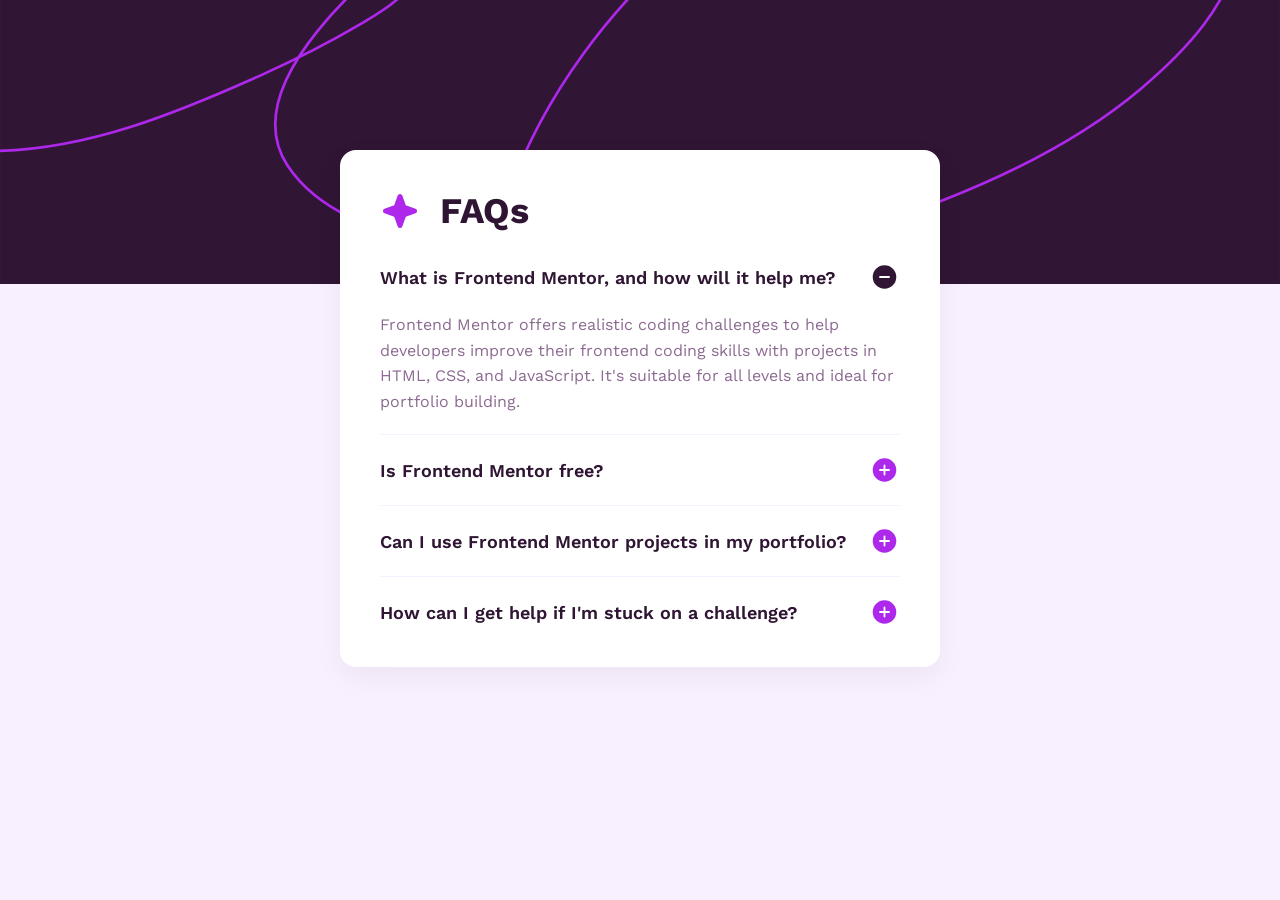
<file: index.html>
<!DOCTYPE html>
<html lang="en">
<head>
  <meta charset="UTF-8">
  <meta name="viewport" content="width=device-width, initial-scale=1.0">

  <link rel="icon" type="image/png" sizes="32x32" href="favicon-32x32.png">
  
  <title>Frontend Mentor | FAQ accordion</title>
 <link rel="stylesheet" href="faq.css">
  <link rel="preconnect" href="https://fonts.googleapis.com">
  <link rel="preconnect" href="https://fonts.gstatic.com" crossorigin>
  <link href="https://fonts.googleapis.com/css2?family=Work+Sans:wght@400;600;700&display=swap" rel="stylesheet">
</head>
<body>

  <main>
    <div class="header">
      <img src="icon-star.svg" alt="Star Icon" width="40" height="40">
      <h1>FAQs</h1>
    </div>

    <details class="faq-item" open>
      <summary>What is Frontend Mentor, and how will it help me?</summary>
      <p class="answer">
        Frontend Mentor offers realistic coding challenges to help developers improve their 
        frontend coding skills with projects in HTML, CSS, and JavaScript. It's suitable for 
        all levels and ideal for portfolio building.
      </p>
    </details>

    <details class="faq-item">
      <summary>Is Frontend Mentor free?</summary>
      <p class="answer">
        Yes, Frontend Mentor offers both free and premium coding challenges, with the free 
        option providing access to a range of projects suitable for all skill levels.
      </p>
    </details>

    <details class="faq-item">
      <summary>Can I use Frontend Mentor projects in my portfolio?</summary>
      <p class="answer">
        Yes, you can use projects completed on Frontend Mentor in your portfolio. It's an excellent
        way to showcase your skills to potential employers!
      </p>
    </details>

    <details class="faq-item">
      <summary>How can I get help if I'm stuck on a challenge?</summary>
      <p class="answer">
        The best place to get help is inside Frontend Mentor's Discord community. There's a help 
        channel where you can ask questions and seek support from other community members.
      </p>
    </details>
  </main>
  <script>
    const detailsElements = document.querySelectorAll("details");

    detailsElements.forEach((targetDetail) => {
      targetDetail.addEventListener("click", () => {
        detailsElements.forEach((detail) => {
          if (detail !== targetDetail) {
            detail.removeAttribute("open");
          }
        });
      });
    });
  </script>
</body>
</html>
</file>
<file: faq.css>
:root {
      --white: hsl(0, 100%, 100%);
      --light-purple: hsl(275, 100%, 97%);
      --gray-purple: hsl(292, 16%, 49%);
      --dark-purple: hsl(292, 42%, 14%);
      --hover-color: #ad28eb;
    }

    * {
      box-sizing: border-box;
      margin: 0;
      padding: 0;
    }

    body {
  font-family: 'Work Sans', sans-serif;
  background-color: var(--light-purple);
  background-image: url('background-pattern-desktop.svg');
  background-repeat: no-repeat;

  background-size: 100% auto; 
  background-position: top left;
  
  display: flex;
  flex-direction: column;
  align-items: center;
  min-height: 100vh;
  padding: 20px;
}

@media (max-width: 600px) {
  body {
    background-image: url('background-pattern-mobile.svg');
    background-size: 100% auto; 
  }
  
  main {
    padding: 24px;
    margin-top: 100px;
  }

  .header h1 {
    font-size: 28px;
  }

  summary {
    font-size: 16px;
  }

  .answer {
    font-size: 14px;
  }
}

    main {
      background-color: var(--white);
      max-width: 600px;
      width: 100%;
      border-radius: 16px;
      padding: 40px;
      margin-top: 130px;
      box-shadow: 0px 10px 30px rgba(0, 0, 0, 0.05);
      margin-bottom: 40px;
    }

    .header {
      display: flex;
      align-items: center;
      gap: 20px;
      margin-bottom: 30px;
    }

    .header h1 {
      color: var(--dark-purple);
      font-weight: 700;
      font-size: 36px;
    }

    .faq-item {
      border-bottom: 1px solid var(--light-purple);
      padding: 20px 0;
    }

    .faq-item:last-of-type {
      border-bottom: none;
      padding-bottom: 0;
    }

    .faq-item:first-of-type {
      padding-top: 0;
    }

    summary {
      list-style: none;
      font-weight: 600;
      color: var(--dark-purple);
      cursor: pointer;
      display: flex;
      justify-content: space-between;
      align-items: center;
      transition: color 0.3s ease;
      font-size: 18px;
    }

    summary::-webkit-details-marker {
      display: none;
    }

    summary:hover {
      color: var(--hover-color);
    }

    summary::after {
      content: '';
      display: inline-block;
      width: 30px;
      height: 30px;
      background-image: url('icon-plus.svg');
      background-size: contain;
      background-repeat: no-repeat;
      flex-shrink: 0;
      margin-left: 15px;
    }

    details[open] summary::after {
      background-image: url('icon-minus.svg');
    }

    .answer {
      color: var(--gray-purple);
      font-weight: 400;
      line-height: 1.6;
      margin-top: 20px;
      font-size: 16px;
    }

    .attribution {
      font-size: 0.75rem;
      text-align: center;
      margin-top: auto;
      color: var(--gray-purple);
    }

    .attribution a {
      color: var(--dark-purple);
      font-weight: 600;
      text-decoration: none;
    }

    .attribution a:hover {
      color: var(--hover-color);
    }
</file>
